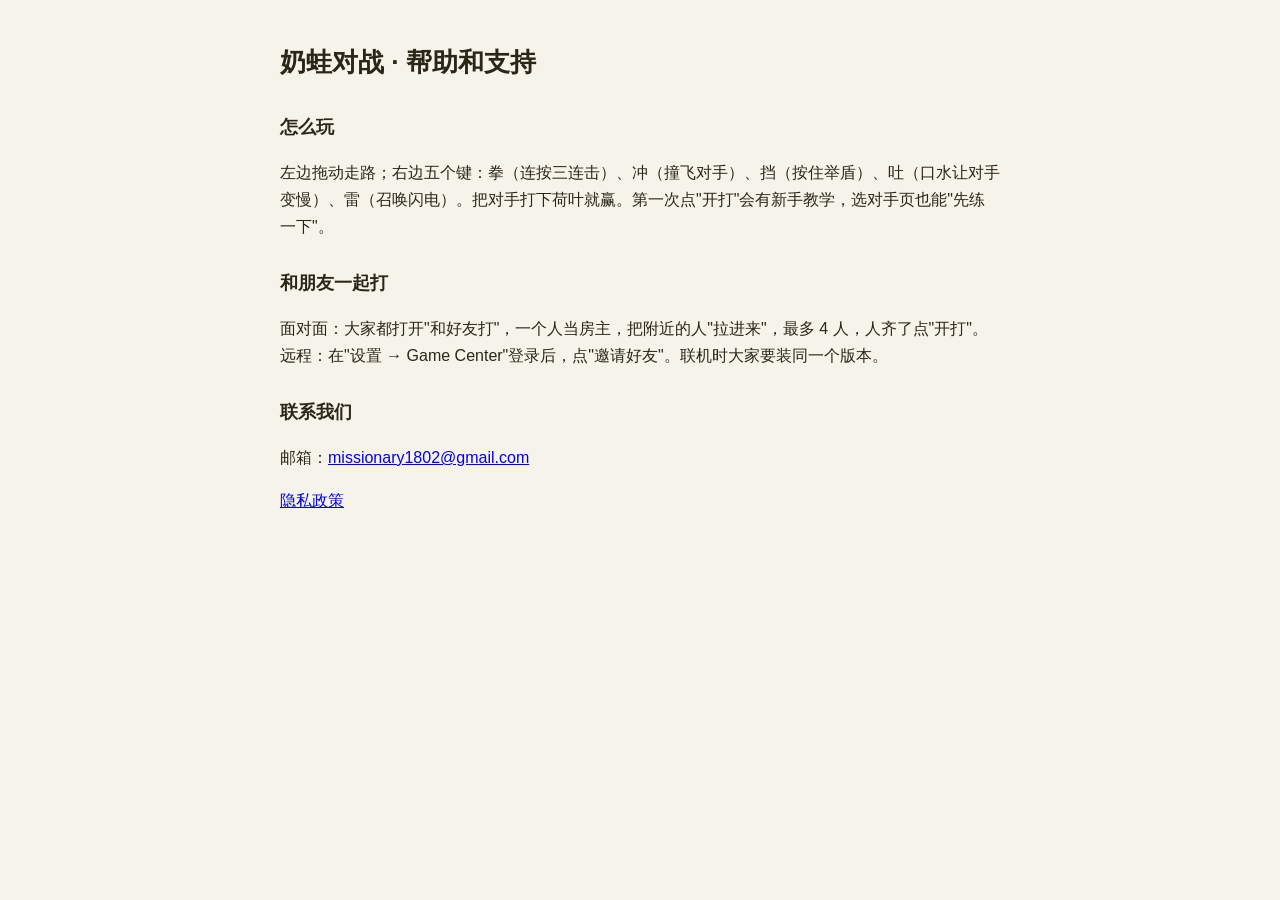
<file: index.html>
<!doctype html><html lang="zh-CN"><head><meta charset="utf-8"><meta http-equiv="refresh" content="0; url=support.html"><title>奶蛙对战</title></head><body><a href="support.html">奶蛙对战 · 支持</a></body></html>
</file>
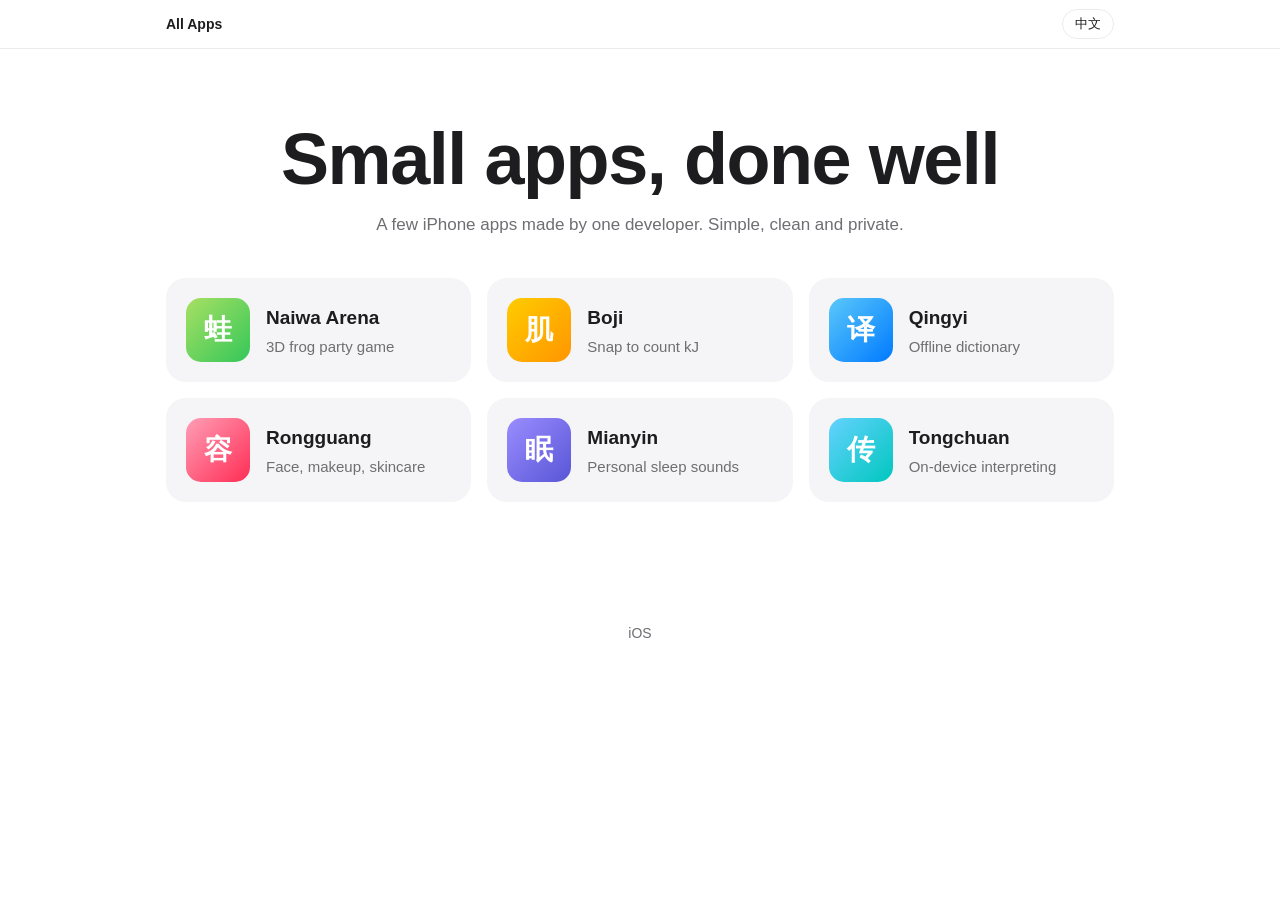
<file: apps/index.html>
<!doctype html>
<html lang="zh-CN" data-lang="zh" data-title-en="All Apps">
<head>
<meta charset="utf-8">
<meta name="viewport" content="width=device-width,initial-scale=1,viewport-fit=cover">
<meta name="description" content="独立开发的 iOS App 合集。">
<meta name="color-scheme" content="light dark">
<title>全部 App</title>
<link rel="stylesheet" href="../assets/site.css">
<script src="../assets/lang.js"></script>
</head>
<body>
<header class="bar"><div class="bar-in">
  <a class="home" href="../apps/"><span lang="zh-CN">全部 App</span><span lang="en">All Apps</span></a>
  <button class="lang" type="button">EN</button>
</div></header>
<main>
<section class="hero wrap">
  <h1><span lang="zh-CN">小而好用的 App</span><span lang="en">Small apps, done well</span></h1>
  <p class="sub"><span lang="zh-CN">一个人做的几款 iPhone App。简单、干净、尊重隐私。</span><span lang="en">A few iPhone apps made by one developer. Simple, clean and private.</span></p>
</section>
<section class="wrap apps">
  <a class="app" href="../naiwa/" style="--accent:#34c759;--accent-2:#a8e063">
    <div class="icon" aria-hidden="true">蛙</div>
    <div><h3><span lang="zh-CN">奶蛙对战</span><span lang="en">Naiwa Arena</span></h3><p><span lang="zh-CN">3D 奶蛙派对游戏</span><span lang="en">3D frog party game</span></p></div>
  </a>
  <a class="app" href="../boji/" style="--accent:#ff9500;--accent-2:#ffcc00">
    <div class="icon" aria-hidden="true">肌</div>
    <div><h3><span lang="zh-CN">薄肌</span><span lang="en">Boji</span></h3><p><span lang="zh-CN">拍照算千焦</span><span lang="en">Snap to count kJ</span></p></div>
  </a>
  <a class="app" href="../qingyi/" style="--accent:#007aff;--accent-2:#5ac8fa">
    <div class="icon" aria-hidden="true">译</div>
    <div><h3><span lang="zh-CN">清译</span><span lang="en">Qingyi</span></h3><p><span lang="zh-CN">离线中英词典</span><span lang="en">Offline dictionary</span></p></div>
  </a>
  <a class="app" href="../rongguang/" style="--accent:#ff2d55;--accent-2:#ff9eb5">
    <div class="icon" aria-hidden="true">容</div>
    <div><h3><span lang="zh-CN">容光</span><span lang="en">Rongguang</span></h3><p><span lang="zh-CN">扫脸试妆护肤</span><span lang="en">Face, makeup, skincare</span></p></div>
  </a>
  <a class="app" href="../mianyin/" style="--accent:#5856d6;--accent-2:#9b8cff">
    <div class="icon" aria-hidden="true">眠</div>
    <div><h3><span lang="zh-CN">眠音</span><span lang="en">Mianyin</span></h3><p><span lang="zh-CN">定制助眠声音</span><span lang="en">Personal sleep sounds</span></p></div>
  </a>
  <a class="app" href="../tongchuan/" style="--accent:#00c7be;--accent-2:#64d2ff">
    <div class="icon" aria-hidden="true">传</div>
    <div><h3><span lang="zh-CN">同传</span><span lang="en">Tongchuan</span></h3><p><span lang="zh-CN">本地中英同传</span><span lang="en">On-device interpreting</span></p></div>
  </a>
</section>
</main>
<footer class="wrap"><div>iOS</div></footer>
</body>
</html>
</file>
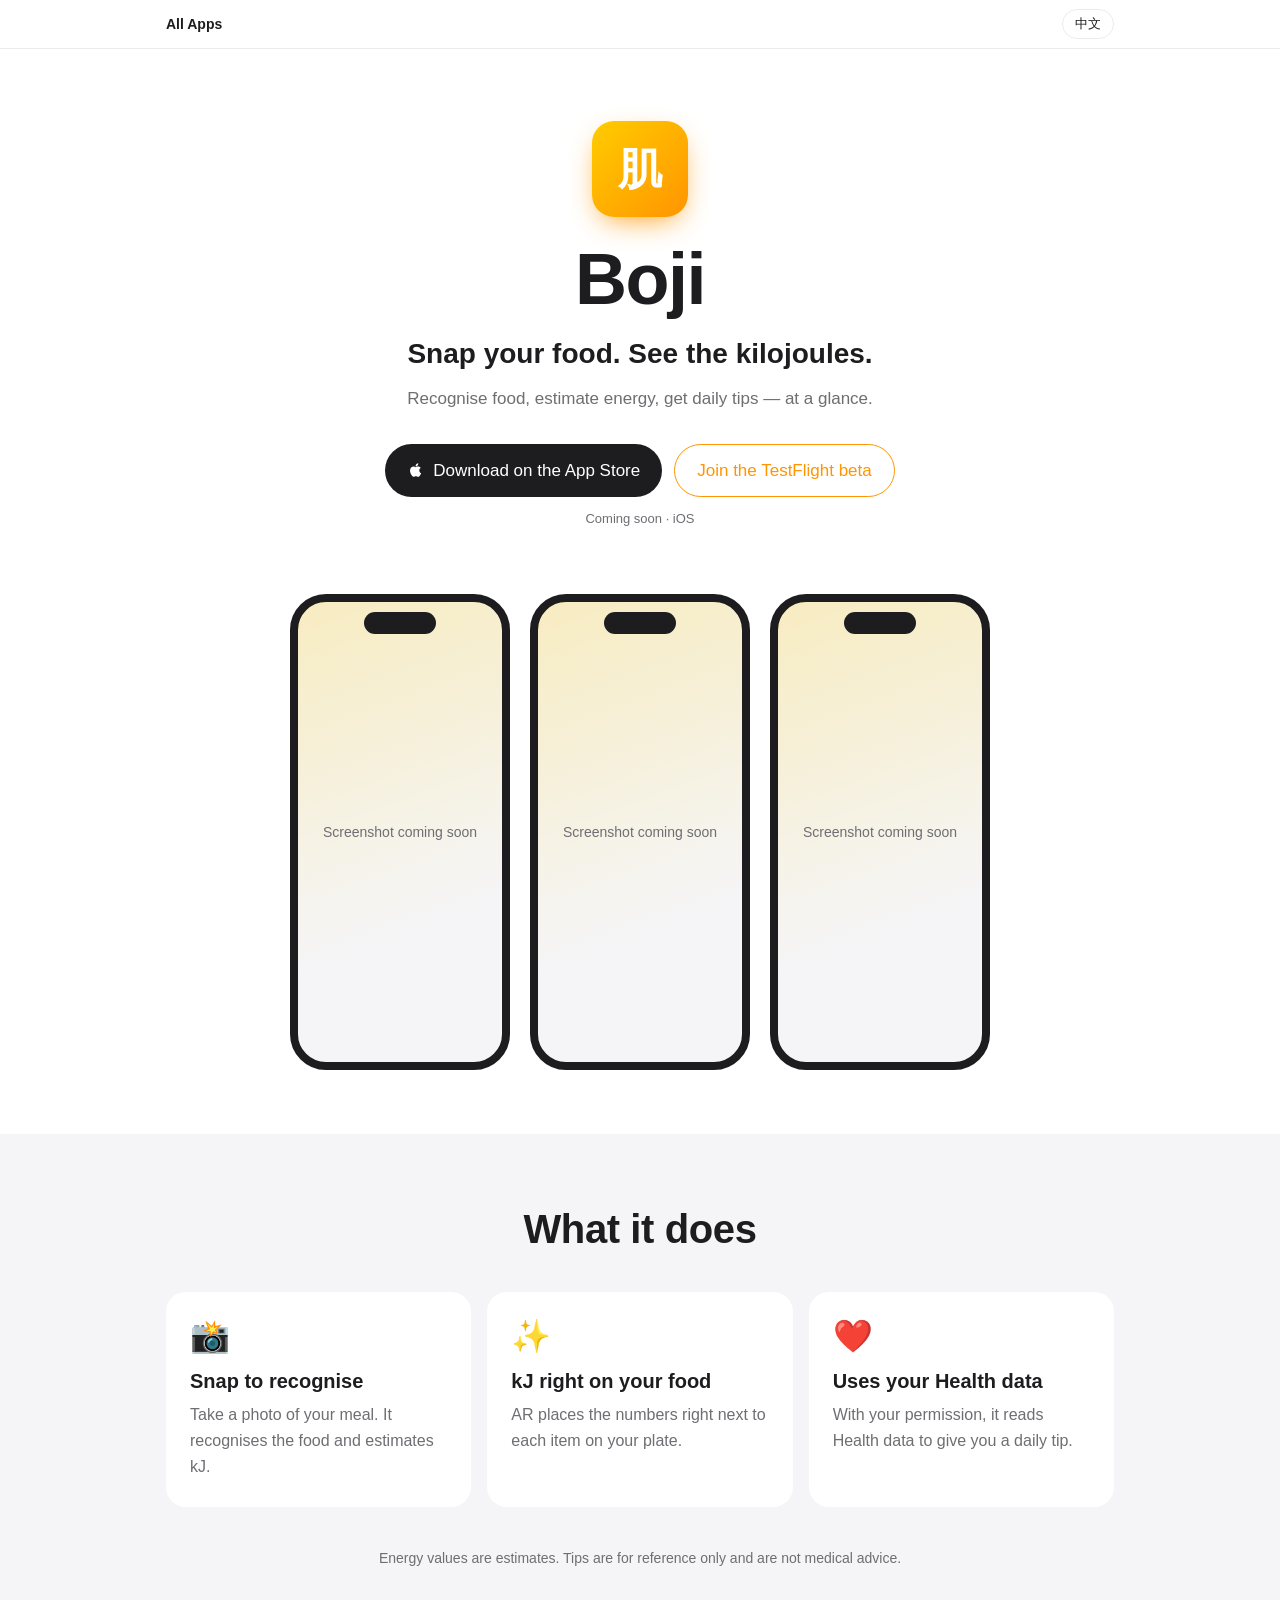
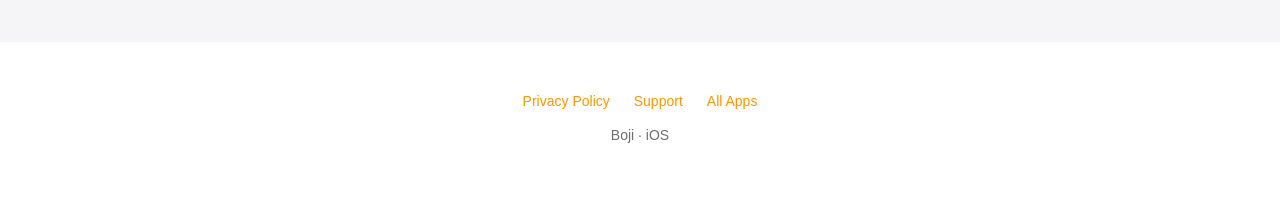
<file: boji/index.html>
<!doctype html>
<html lang="zh-CN" data-lang="zh" data-title-en="Boji" style="--accent:#ff9500;--accent-2:#ffcc00">
<head>
<meta charset="utf-8">
<meta name="viewport" content="width=device-width,initial-scale=1,viewport-fit=cover">
<meta name="description" content="拍一下，就知道这顿饭多少千焦。">
<meta name="color-scheme" content="light dark">
<title>薄肌</title>
<link rel="stylesheet" href="../assets/site.css">
<script src="../assets/lang.js"></script>
</head>
<body>
<header class="bar"><div class="bar-in">
  <a class="home" href="../apps/"><span lang="zh-CN">全部 App</span><span lang="en">All Apps</span></a>
  <button class="lang" type="button">EN</button>
</div></header>
<main>
<section class="hero wrap">
  <div class="icon" aria-hidden="true">肌</div>
  <h1><span lang="zh-CN">薄肌</span><span lang="en">Boji</span></h1>
  <p class="tagline"><span lang="zh-CN">拍一下，就知道这顿饭多少千焦。</span><span lang="en">Snap your food. See the kilojoules.</span></p>
  <p class="sub"><span lang="zh-CN">认食物、算千焦、给建议，让吃饭这件事一眼就明白。</span><span lang="en">Recognise food, estimate energy, get daily tips — at a glance.</span></p>
  <div class="btns">
    <!-- TODO: 上架后换成 App Store 链接 -->
    <a class="btn" href="#" aria-disabled="true"><svg viewBox="0 0 24 24" aria-hidden="true"><path d="M16.37 12.6c-.02-2.3 1.88-3.4 1.96-3.46-1.07-1.56-2.73-1.78-3.32-1.8-1.41-.14-2.76.83-3.47.83-.72 0-1.82-.81-2.99-.79-1.54.02-2.96.9-3.75 2.27-1.6 2.78-.41 6.89 1.15 9.14.76 1.1 1.67 2.34 2.86 2.3 1.15-.05 1.58-.74 2.97-.74 1.38 0 1.77.74 2.98.72 1.23-.02 2.01-1.12 2.76-2.23.87-1.28 1.23-2.52 1.25-2.58-.03-.01-2.39-.92-2.4-3.66zM14.1 5.84c.63-.77 1.06-1.83.94-2.89-.91.04-2.01.61-2.66 1.37-.58.67-1.1 1.76-.96 2.8 1.02.08 2.05-.52 2.68-1.28z"/></svg><span lang="zh-CN">App Store 下载</span><span lang="en">Download on the App Store</span></a>
    <!-- TODO: 换成 TestFlight 公开测试链接 -->
    <a class="btn ghost" href="#" aria-disabled="true"><span lang="zh-CN">加入 TestFlight 测试</span><span lang="en">Join the TestFlight beta</span></a>
  </div>
  <span class="soon"><span lang="zh-CN">即将上线 · iOS</span><span lang="en">Coming soon · iOS</span></span>
</section>

<section class="shots" aria-label="截图">
  <div class="phone" role="img" aria-label="截图占位 1"><span lang="zh-CN">截图即将上线</span><span lang="en">Screenshot coming soon</span></div>
  <div class="phone" role="img" aria-label="截图占位 2"><span lang="zh-CN">截图即将上线</span><span lang="en">Screenshot coming soon</span></div>
  <div class="phone" role="img" aria-label="截图占位 3"><span lang="zh-CN">截图即将上线</span><span lang="en">Screenshot coming soon</span></div>
</section>

<section class="features">
  <div class="wrap">
  <h2><span lang="zh-CN">它能做什么</span><span lang="en">What it does</span></h2>
  <div class="grid">
    <div class="card"><div class="emoji" aria-hidden="true">📸</div><h3><span lang="zh-CN">拍照认食物</span><span lang="en">Snap to recognise</span></h3><p><span lang="zh-CN">对着饭菜拍一张，自动认出是什么，并估算千焦。</span><span lang="en">Take a photo of your meal. It recognises the food and estimates kJ.</span></p></div>
    <div class="card"><div class="emoji" aria-hidden="true">✨</div><h3><span lang="zh-CN">千焦标在食物上</span><span lang="en">kJ right on your food</span></h3><p><span lang="zh-CN">用 AR 把千焦数字直接标在每样食物旁边。</span><span lang="en">AR places the numbers right next to each item on your plate.</span></p></div>
    <div class="card"><div class="emoji" aria-hidden="true">❤️</div><h3><span lang="zh-CN">看懂你的健康数据</span><span lang="en">Uses your Health data</span></h3><p><span lang="zh-CN">经你同意后读取健康数据，每天给你一条贴心建议。</span><span lang="en">With your permission, it reads Health data to give you a daily tip.</span></p></div>
  </div>
  <p class="note"><span lang="zh-CN">千焦是估算值，建议仅供参考，不能代替医生或营养师。</span><span lang="en">Energy values are estimates. Tips are for reference only and are not medical advice.</span></p>
  </div>
</section>
</main>

<footer class="wrap">
  <!-- TODO: 正式隐私/支持页面上线后替换链接 -->
  <nav>
    <a href="#"><span lang="zh-CN">隐私政策</span><span lang="en">Privacy Policy</span></a>
    <a href="#"><span lang="zh-CN">帮助与支持</span><span lang="en">Support</span></a>
    <a href="../apps/"><span lang="zh-CN">全部 App</span><span lang="en">All Apps</span></a>
  </nav>
  <div><span lang="zh-CN">薄肌</span><span lang="en">Boji</span> · iOS</div>
</footer>
</body>
</html>
</file>
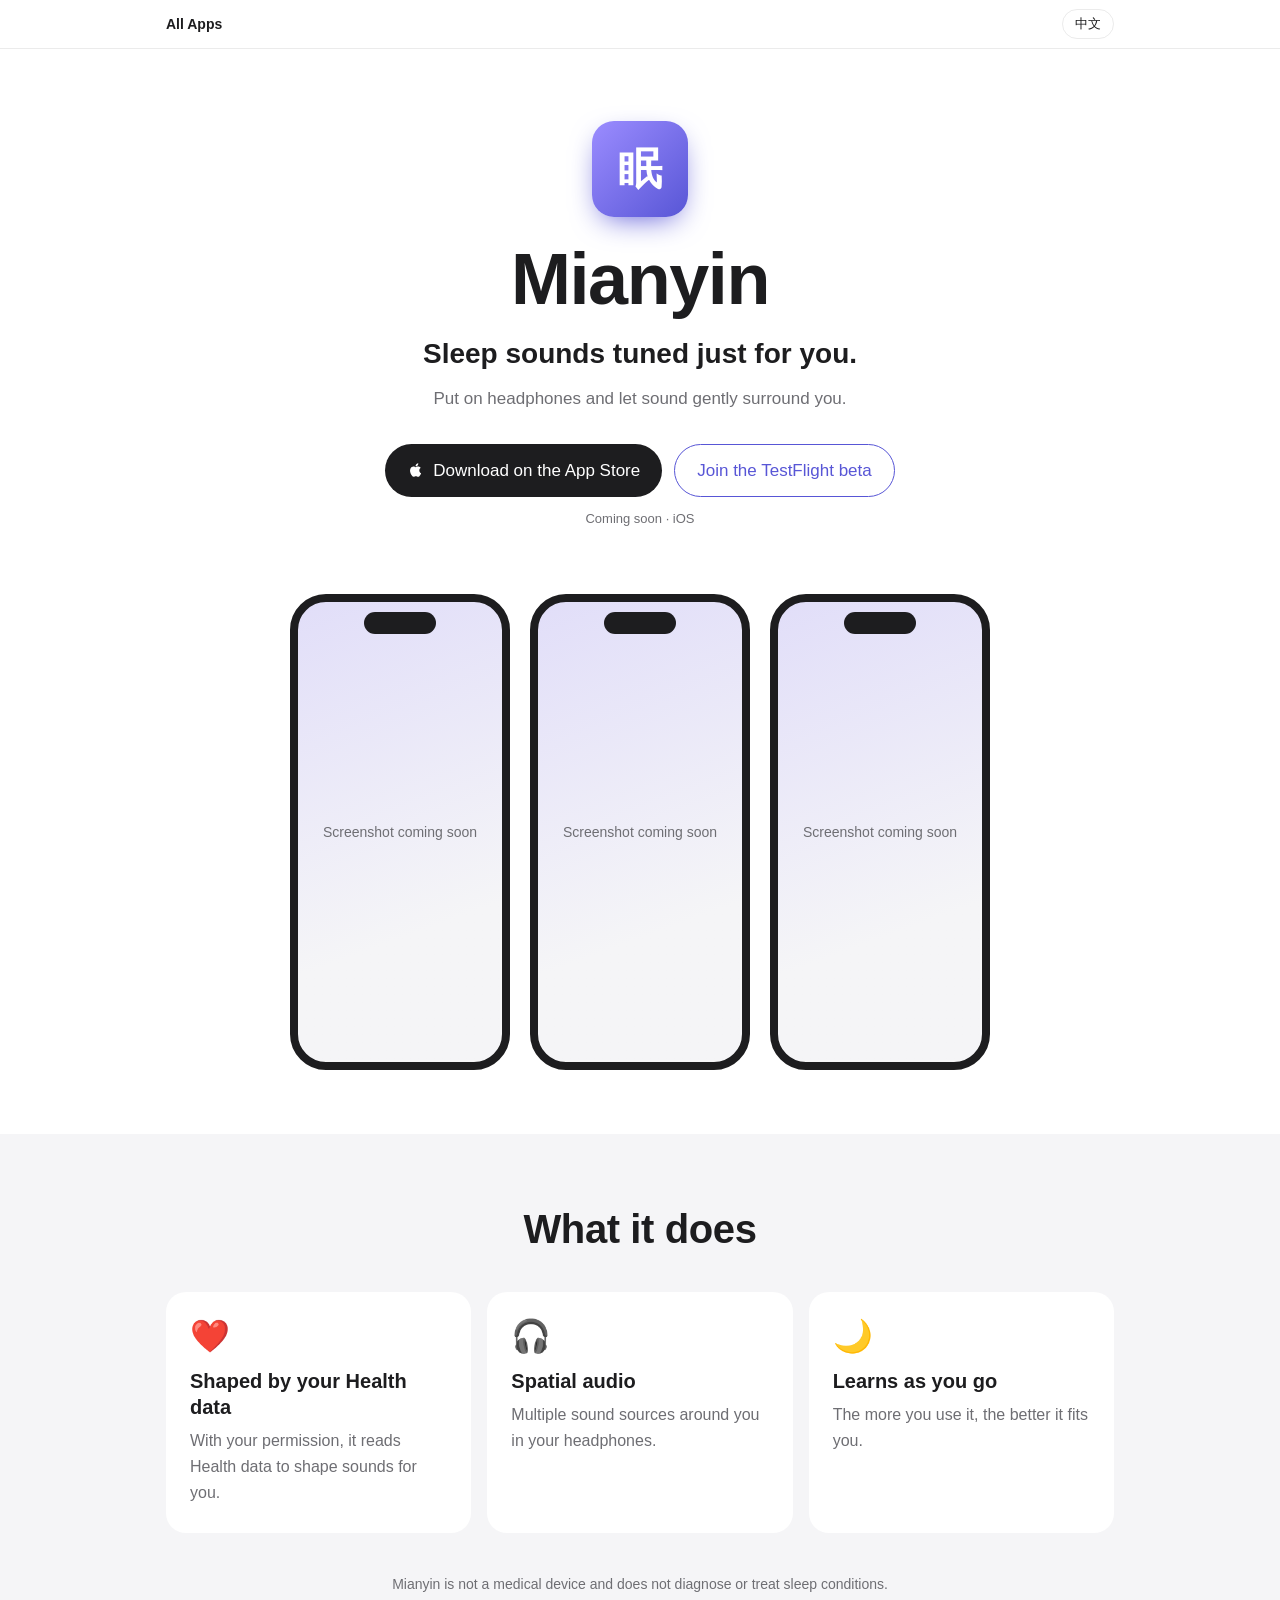
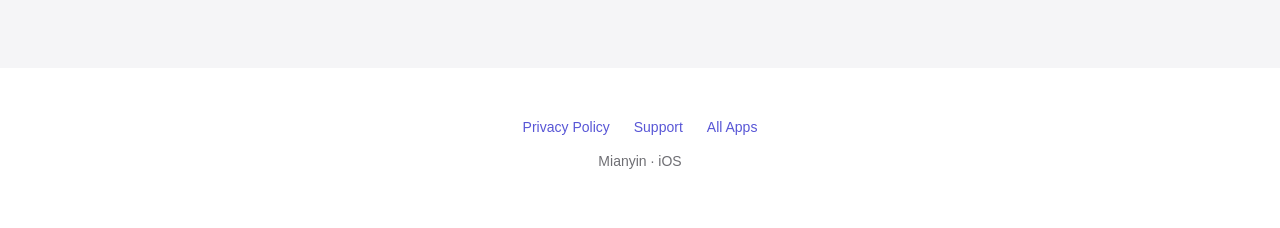
<file: mianyin/index.html>
<!doctype html>
<html lang="zh-CN" data-lang="zh" data-title-en="Mianyin" style="--accent:#5856d6;--accent-2:#9b8cff">
<head>
<meta charset="utf-8">
<meta name="viewport" content="width=device-width,initial-scale=1,viewport-fit=cover">
<meta name="description" content="为你一个人调的助眠声音。">
<meta name="color-scheme" content="light dark">
<title>眠音</title>
<link rel="stylesheet" href="../assets/site.css">
<script src="../assets/lang.js"></script>
</head>
<body>
<header class="bar"><div class="bar-in">
  <a class="home" href="../apps/"><span lang="zh-CN">全部 App</span><span lang="en">All Apps</span></a>
  <button class="lang" type="button">EN</button>
</div></header>
<main>
<section class="hero wrap">
  <div class="icon" aria-hidden="true">眠</div>
  <h1><span lang="zh-CN">眠音</span><span lang="en">Mianyin</span></h1>
  <p class="tagline"><span lang="zh-CN">为你一个人调的助眠声音。</span><span lang="en">Sleep sounds tuned just for you.</span></p>
  <p class="sub"><span lang="zh-CN">戴上耳机，声音从四面八方轻轻包围你。</span><span lang="en">Put on headphones and let sound gently surround you.</span></p>
  <div class="btns">
    <!-- TODO: 上架后换成 App Store 链接 -->
    <a class="btn" href="#" aria-disabled="true"><svg viewBox="0 0 24 24" aria-hidden="true"><path d="M16.37 12.6c-.02-2.3 1.88-3.4 1.96-3.46-1.07-1.56-2.73-1.78-3.32-1.8-1.41-.14-2.76.83-3.47.83-.72 0-1.82-.81-2.99-.79-1.54.02-2.96.9-3.75 2.27-1.6 2.78-.41 6.89 1.15 9.14.76 1.1 1.67 2.34 2.86 2.3 1.15-.05 1.58-.74 2.97-.74 1.38 0 1.77.74 2.98.72 1.23-.02 2.01-1.12 2.76-2.23.87-1.28 1.23-2.52 1.25-2.58-.03-.01-2.39-.92-2.4-3.66zM14.1 5.84c.63-.77 1.06-1.83.94-2.89-.91.04-2.01.61-2.66 1.37-.58.67-1.1 1.76-.96 2.8 1.02.08 2.05-.52 2.68-1.28z"/></svg><span lang="zh-CN">App Store 下载</span><span lang="en">Download on the App Store</span></a>
    <!-- TODO: 换成 TestFlight 公开测试链接 -->
    <a class="btn ghost" href="#" aria-disabled="true"><span lang="zh-CN">加入 TestFlight 测试</span><span lang="en">Join the TestFlight beta</span></a>
  </div>
  <span class="soon"><span lang="zh-CN">即将上线 · iOS</span><span lang="en">Coming soon · iOS</span></span>
</section>

<section class="shots" aria-label="截图">
  <div class="phone" role="img" aria-label="截图占位 1"><span lang="zh-CN">截图即将上线</span><span lang="en">Screenshot coming soon</span></div>
  <div class="phone" role="img" aria-label="截图占位 2"><span lang="zh-CN">截图即将上线</span><span lang="en">Screenshot coming soon</span></div>
  <div class="phone" role="img" aria-label="截图占位 3"><span lang="zh-CN">截图即将上线</span><span lang="en">Screenshot coming soon</span></div>
</section>

<section class="features">
  <div class="wrap">
  <h2><span lang="zh-CN">它能做什么</span><span lang="en">What it does</span></h2>
  <div class="grid">
    <div class="card"><div class="emoji" aria-hidden="true">❤️</div><h3><span lang="zh-CN">按你的健康数据定制</span><span lang="en">Shaped by your Health data</span></h3><p><span lang="zh-CN">经你同意后读取健康数据，调出适合你的助眠声音。</span><span lang="en">With your permission, it reads Health data to shape sounds for you.</span></p></div>
    <div class="card"><div class="emoji" aria-hidden="true">🎧</div><h3><span lang="zh-CN">空间音频</span><span lang="en">Spatial audio</span></h3><p><span lang="zh-CN">耳机里有多个声源，好像真的置身其中。</span><span lang="en">Multiple sound sources around you in your headphones.</span></p></div>
    <div class="card"><div class="emoji" aria-hidden="true">🌙</div><h3><span lang="zh-CN">越用越懂你</span><span lang="en">Learns as you go</span></h3><p><span lang="zh-CN">用得越多，声音越合你的心意。</span><span lang="en">The more you use it, the better it fits you.</span></p></div>
  </div>
  <p class="note"><span lang="zh-CN">眠音不是医疗产品，不能用于诊断或治疗睡眠问题。</span><span lang="en">Mianyin is not a medical device and does not diagnose or treat sleep conditions.</span></p>
  </div>
</section>
</main>

<footer class="wrap">
  <!-- TODO: 正式隐私/支持页面上线后替换链接 -->
  <nav>
    <a href="#"><span lang="zh-CN">隐私政策</span><span lang="en">Privacy Policy</span></a>
    <a href="#"><span lang="zh-CN">帮助与支持</span><span lang="en">Support</span></a>
    <a href="../apps/"><span lang="zh-CN">全部 App</span><span lang="en">All Apps</span></a>
  </nav>
  <div><span lang="zh-CN">眠音</span><span lang="en">Mianyin</span> · iOS</div>
</footer>
</body>
</html>
</file>
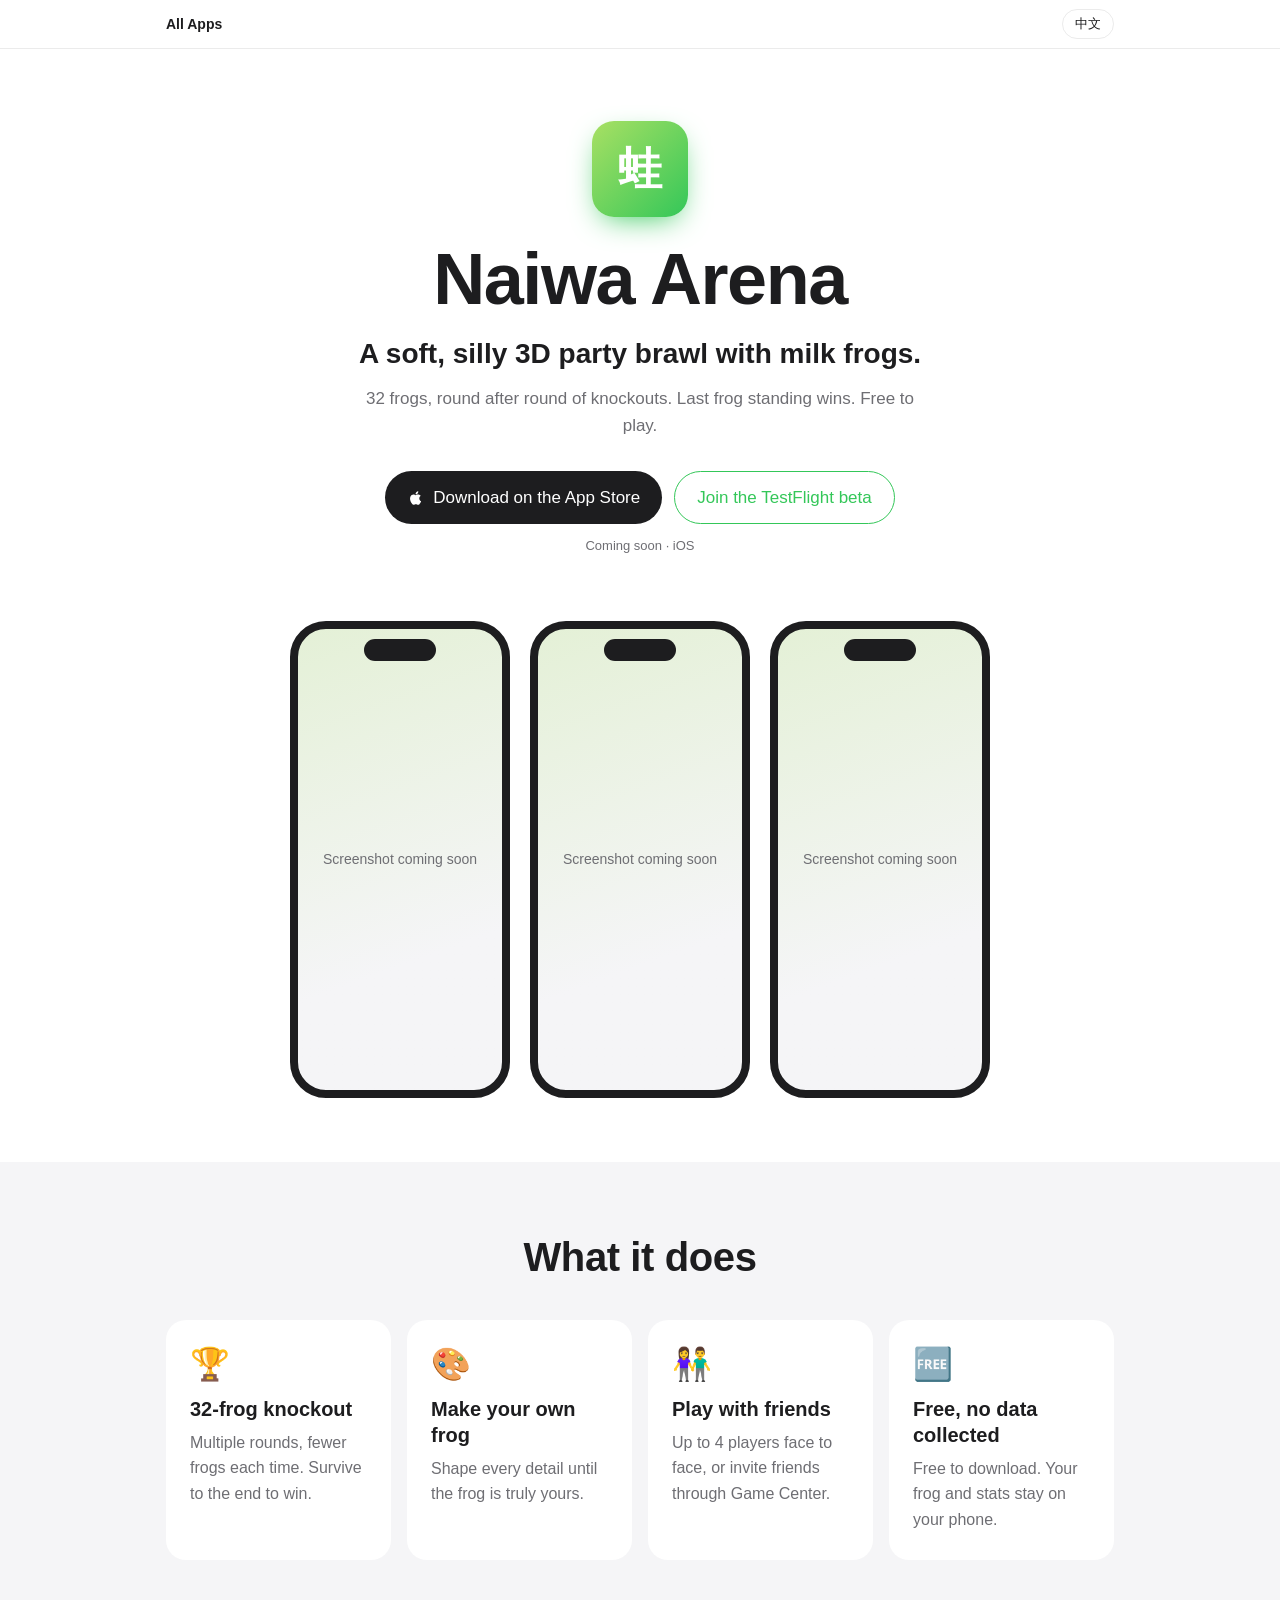
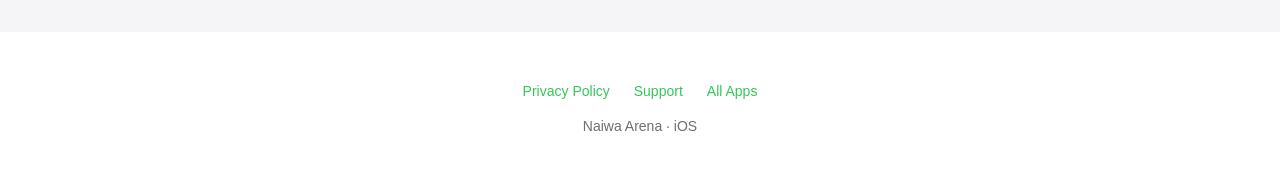
<file: naiwa/index.html>
<!doctype html>
<html lang="zh-CN" data-lang="zh" data-title-en="Naiwa Arena" style="--accent:#34c759;--accent-2:#a8e063">
<head>
<meta charset="utf-8">
<meta name="viewport" content="width=device-width,initial-scale=1,viewport-fit=cover">
<meta name="description" content="软萌奶蛙的 3D 派对大乱斗。">
<meta name="color-scheme" content="light dark">
<title>奶蛙对战</title>
<link rel="stylesheet" href="../assets/site.css">
<script src="../assets/lang.js"></script>
</head>
<body>
<header class="bar"><div class="bar-in">
  <a class="home" href="../apps/"><span lang="zh-CN">全部 App</span><span lang="en">All Apps</span></a>
  <button class="lang" type="button">EN</button>
</div></header>
<main>
<section class="hero wrap">
  <div class="icon" aria-hidden="true">蛙</div>
  <h1><span lang="zh-CN">奶蛙对战</span><span lang="en">Naiwa Arena</span></h1>
  <p class="tagline"><span lang="zh-CN">软萌奶蛙的 3D 派对大乱斗。</span><span lang="en">A soft, silly 3D party brawl with milk frogs.</span></p>
  <p class="sub"><span lang="zh-CN">32 只奶蛙一起上，一轮轮淘汰，看谁能笑到最后。免费玩。</span><span lang="en">32 frogs, round after round of knockouts. Last frog standing wins. Free to play.</span></p>
  <div class="btns">
    <!-- TODO: 上架后换成 App Store 链接 -->
    <a class="btn" href="#" aria-disabled="true"><svg viewBox="0 0 24 24" aria-hidden="true"><path d="M16.37 12.6c-.02-2.3 1.88-3.4 1.96-3.46-1.07-1.56-2.73-1.78-3.32-1.8-1.41-.14-2.76.83-3.47.83-.72 0-1.82-.81-2.99-.79-1.54.02-2.96.9-3.75 2.27-1.6 2.78-.41 6.89 1.15 9.14.76 1.1 1.67 2.34 2.86 2.3 1.15-.05 1.58-.74 2.97-.74 1.38 0 1.77.74 2.98.72 1.23-.02 2.01-1.12 2.76-2.23.87-1.28 1.23-2.52 1.25-2.58-.03-.01-2.39-.92-2.4-3.66zM14.1 5.84c.63-.77 1.06-1.83.94-2.89-.91.04-2.01.61-2.66 1.37-.58.67-1.1 1.76-.96 2.8 1.02.08 2.05-.52 2.68-1.28z"/></svg><span lang="zh-CN">App Store 下载</span><span lang="en">Download on the App Store</span></a>
    <!-- TODO: 换成 TestFlight 公开测试链接 -->
    <a class="btn ghost" href="#" aria-disabled="true"><span lang="zh-CN">加入 TestFlight 测试</span><span lang="en">Join the TestFlight beta</span></a>
  </div>
  <span class="soon"><span lang="zh-CN">即将上线 · iOS</span><span lang="en">Coming soon · iOS</span></span>
</section>

<section class="shots" aria-label="截图">
  <div class="phone" role="img" aria-label="截图占位 1"><span lang="zh-CN">截图即将上线</span><span lang="en">Screenshot coming soon</span></div>
  <div class="phone" role="img" aria-label="截图占位 2"><span lang="zh-CN">截图即将上线</span><span lang="en">Screenshot coming soon</span></div>
  <div class="phone" role="img" aria-label="截图占位 3"><span lang="zh-CN">截图即将上线</span><span lang="en">Screenshot coming soon</span></div>
</section>

<section class="features">
  <div class="wrap">
  <h2><span lang="zh-CN">它能做什么</span><span lang="en">What it does</span></h2>
  <div class="grid">
    <div class="card"><div class="emoji" aria-hidden="true">🏆</div><h3><span lang="zh-CN">32 只奶蛙淘汰闯关</span><span lang="en">32-frog knockout</span></h3><p><span lang="zh-CN">多轮比赛，每轮淘汰一批，坚持到最后就是冠军。</span><span lang="en">Multiple rounds, fewer frogs each time. Survive to the end to win.</span></p></div>
    <div class="card"><div class="emoji" aria-hidden="true">🎨</div><h3><span lang="zh-CN">超细致捏蛙</span><span lang="en">Make your own frog</span></h3><p><span lang="zh-CN">从样子到细节，一点点捏出只属于你的那只奶蛙。</span><span lang="en">Shape every detail until the frog is truly yours.</span></p></div>
    <div class="card"><div class="emoji" aria-hidden="true">👫</div><h3><span lang="zh-CN">和朋友一起打</span><span lang="en">Play with friends</span></h3><p><span lang="zh-CN">面对面最多 4 人直接连；不在身边就用 Game Center 邀请。</span><span lang="en">Up to 4 players face to face, or invite friends through Game Center.</span></p></div>
    <div class="card"><div class="emoji" aria-hidden="true">🆓</div><h3><span lang="zh-CN">免费，不收集数据</span><span lang="en">Free, no data collected</span></h3><p><span lang="zh-CN">免费下载。你的奶蛙和战绩只存在你自己的手机上。</span><span lang="en">Free to download. Your frog and stats stay on your phone.</span></p></div>
  </div>
  </div>
</section>
</main>

<footer class="wrap">
  
  <nav>
    <a href="../privacy.html"><span lang="zh-CN">隐私政策</span><span lang="en">Privacy Policy</span></a>
    <a href="../support.html"><span lang="zh-CN">帮助与支持</span><span lang="en">Support</span></a>
    <a href="../apps/"><span lang="zh-CN">全部 App</span><span lang="en">All Apps</span></a>
  </nav>
  <div><span lang="zh-CN">奶蛙对战</span><span lang="en">Naiwa Arena</span> · iOS</div>
</footer>
</body>
</html>
</file>
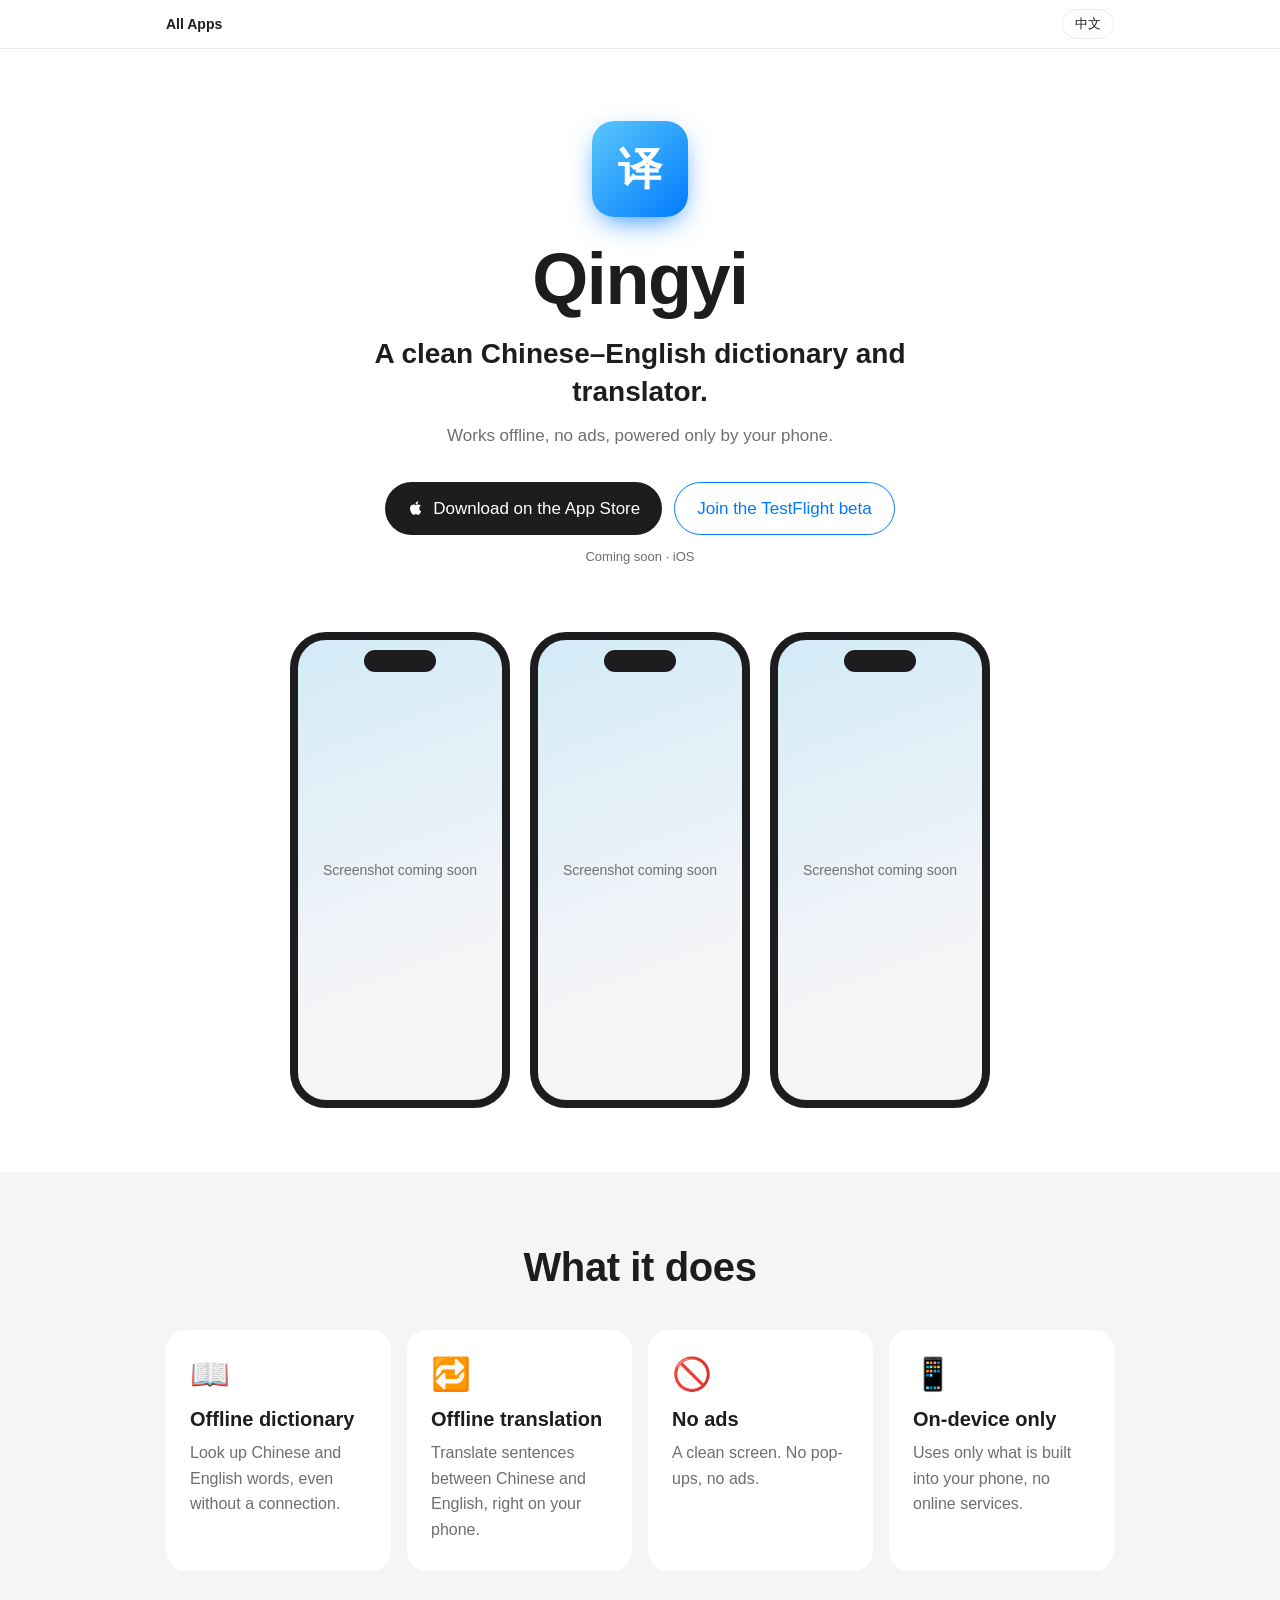
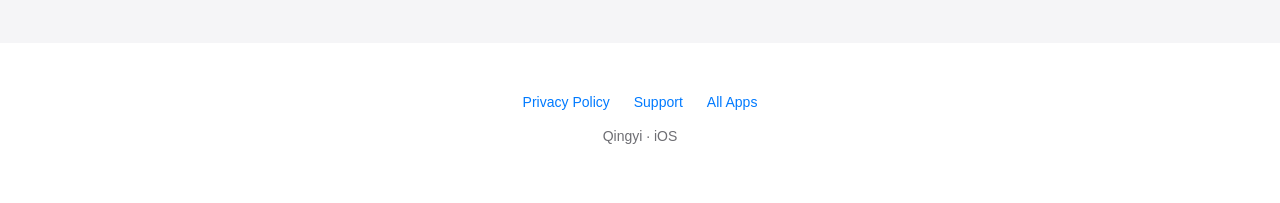
<file: qingyi/index.html>
<!doctype html>
<html lang="zh-CN" data-lang="zh" data-title-en="Qingyi" style="--accent:#007aff;--accent-2:#5ac8fa">
<head>
<meta charset="utf-8">
<meta name="viewport" content="width=device-width,initial-scale=1,viewport-fit=cover">
<meta name="description" content="干干净净的中英词典和翻译。">
<meta name="color-scheme" content="light dark">
<title>清译</title>
<link rel="stylesheet" href="../assets/site.css">
<script src="../assets/lang.js"></script>
</head>
<body>
<header class="bar"><div class="bar-in">
  <a class="home" href="../apps/"><span lang="zh-CN">全部 App</span><span lang="en">All Apps</span></a>
  <button class="lang" type="button">EN</button>
</div></header>
<main>
<section class="hero wrap">
  <div class="icon" aria-hidden="true">译</div>
  <h1><span lang="zh-CN">清译</span><span lang="en">Qingyi</span></h1>
  <p class="tagline"><span lang="zh-CN">干干净净的中英词典和翻译。</span><span lang="en">A clean Chinese–English dictionary and translator.</span></p>
  <p class="sub"><span lang="zh-CN">不联网也能查，没有广告，只用你手机自己的能力。</span><span lang="en">Works offline, no ads, powered only by your phone.</span></p>
  <div class="btns">
    <!-- TODO: 上架后换成 App Store 链接 -->
    <a class="btn" href="#" aria-disabled="true"><svg viewBox="0 0 24 24" aria-hidden="true"><path d="M16.37 12.6c-.02-2.3 1.88-3.4 1.96-3.46-1.07-1.56-2.73-1.78-3.32-1.8-1.41-.14-2.76.83-3.47.83-.72 0-1.82-.81-2.99-.79-1.54.02-2.96.9-3.75 2.27-1.6 2.78-.41 6.89 1.15 9.14.76 1.1 1.67 2.34 2.86 2.3 1.15-.05 1.58-.74 2.97-.74 1.38 0 1.77.74 2.98.72 1.23-.02 2.01-1.12 2.76-2.23.87-1.28 1.23-2.52 1.25-2.58-.03-.01-2.39-.92-2.4-3.66zM14.1 5.84c.63-.77 1.06-1.83.94-2.89-.91.04-2.01.61-2.66 1.37-.58.67-1.1 1.76-.96 2.8 1.02.08 2.05-.52 2.68-1.28z"/></svg><span lang="zh-CN">App Store 下载</span><span lang="en">Download on the App Store</span></a>
    <!-- TODO: 换成 TestFlight 公开测试链接 -->
    <a class="btn ghost" href="#" aria-disabled="true"><span lang="zh-CN">加入 TestFlight 测试</span><span lang="en">Join the TestFlight beta</span></a>
  </div>
  <span class="soon"><span lang="zh-CN">即将上线 · iOS</span><span lang="en">Coming soon · iOS</span></span>
</section>

<section class="shots" aria-label="截图">
  <div class="phone" role="img" aria-label="截图占位 1"><span lang="zh-CN">截图即将上线</span><span lang="en">Screenshot coming soon</span></div>
  <div class="phone" role="img" aria-label="截图占位 2"><span lang="zh-CN">截图即将上线</span><span lang="en">Screenshot coming soon</span></div>
  <div class="phone" role="img" aria-label="截图占位 3"><span lang="zh-CN">截图即将上线</span><span lang="en">Screenshot coming soon</span></div>
</section>

<section class="features">
  <div class="wrap">
  <h2><span lang="zh-CN">它能做什么</span><span lang="en">What it does</span></h2>
  <div class="grid">
    <div class="card"><div class="emoji" aria-hidden="true">📖</div><h3><span lang="zh-CN">离线查词</span><span lang="en">Offline dictionary</span></h3><p><span lang="zh-CN">中英单词随手查，没网也照样用。</span><span lang="en">Look up Chinese and English words, even without a connection.</span></p></div>
    <div class="card"><div class="emoji" aria-hidden="true">🔁</div><h3><span lang="zh-CN">离线翻译</span><span lang="en">Offline translation</span></h3><p><span lang="zh-CN">整句中英互译，在手机本地完成。</span><span lang="en">Translate sentences between Chinese and English, right on your phone.</span></p></div>
    <div class="card"><div class="emoji" aria-hidden="true">🚫</div><h3><span lang="zh-CN">没有广告</span><span lang="en">No ads</span></h3><p><span lang="zh-CN">打开就是干净的界面，没有弹窗，没有广告。</span><span lang="en">A clean screen. No pop-ups, no ads.</span></p></div>
    <div class="card"><div class="emoji" aria-hidden="true">📱</div><h3><span lang="zh-CN">只用本地能力</span><span lang="en">On-device only</span></h3><p><span lang="zh-CN">只用手机自带的能力，不依赖网络服务。</span><span lang="en">Uses only what is built into your phone, no online services.</span></p></div>
  </div>
  </div>
</section>
</main>

<footer class="wrap">
  <!-- TODO: 正式隐私/支持页面上线后替换链接 -->
  <nav>
    <a href="#"><span lang="zh-CN">隐私政策</span><span lang="en">Privacy Policy</span></a>
    <a href="#"><span lang="zh-CN">帮助与支持</span><span lang="en">Support</span></a>
    <a href="../apps/"><span lang="zh-CN">全部 App</span><span lang="en">All Apps</span></a>
  </nav>
  <div><span lang="zh-CN">清译</span><span lang="en">Qingyi</span> · iOS</div>
</footer>
</body>
</html>
</file>
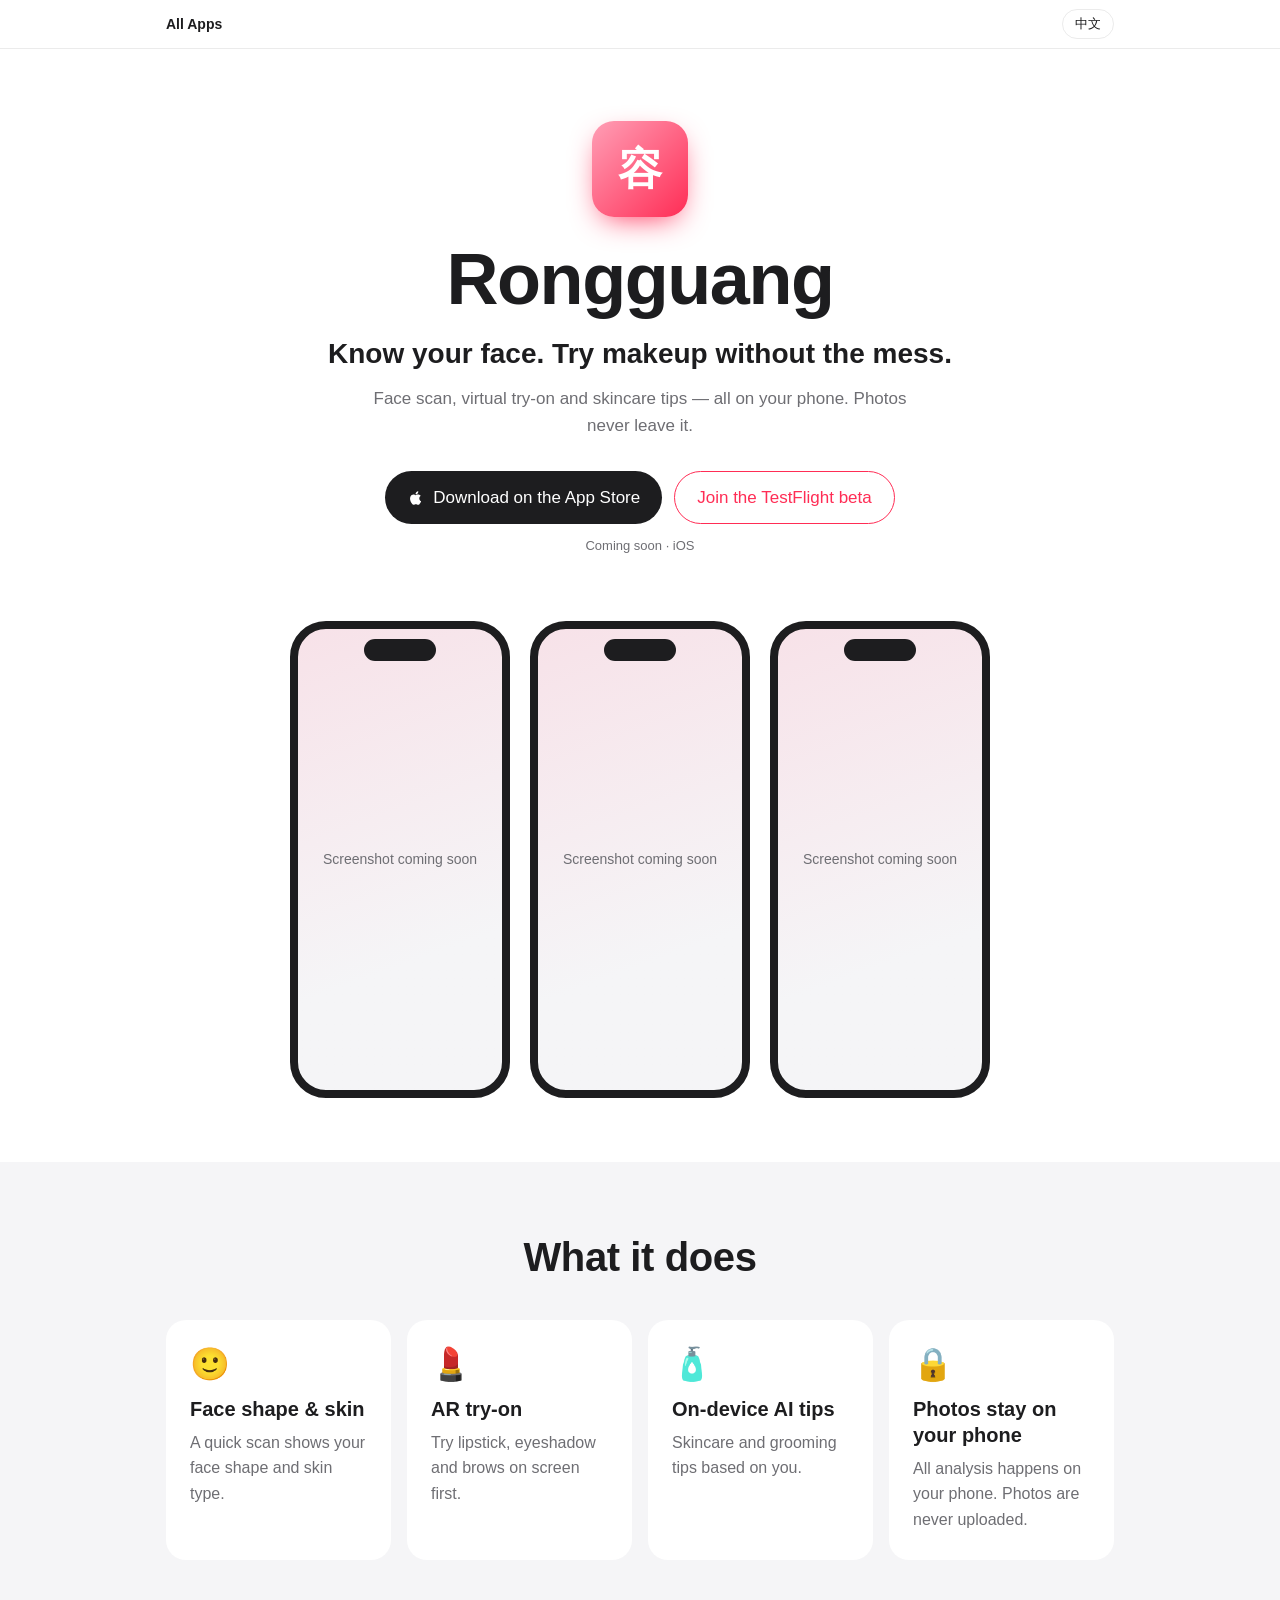
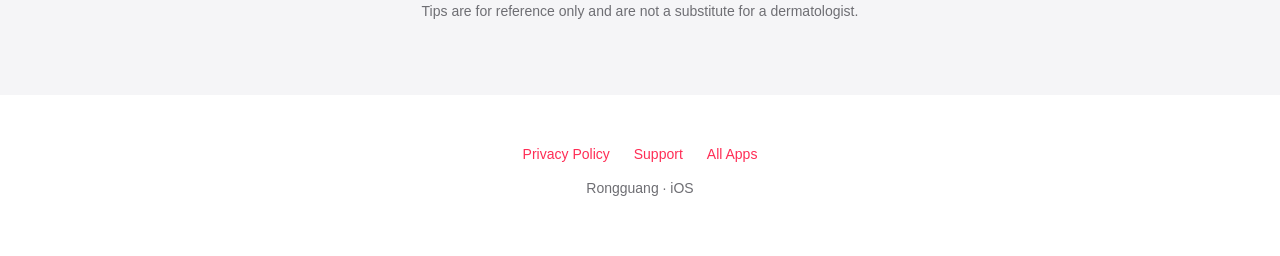
<file: rongguang/index.html>
<!doctype html>
<html lang="zh-CN" data-lang="zh" data-title-en="Rongguang" style="--accent:#ff2d55;--accent-2:#ff9eb5">
<head>
<meta charset="utf-8">
<meta name="viewport" content="width=device-width,initial-scale=1,viewport-fit=cover">
<meta name="description" content="看懂自己的脸，试妆不用真的化。">
<meta name="color-scheme" content="light dark">
<title>容光</title>
<link rel="stylesheet" href="../assets/site.css">
<script src="../assets/lang.js"></script>
</head>
<body>
<header class="bar"><div class="bar-in">
  <a class="home" href="../apps/"><span lang="zh-CN">全部 App</span><span lang="en">All Apps</span></a>
  <button class="lang" type="button">EN</button>
</div></header>
<main>
<section class="hero wrap">
  <div class="icon" aria-hidden="true">容</div>
  <h1><span lang="zh-CN">容光</span><span lang="en">Rongguang</span></h1>
  <p class="tagline"><span lang="zh-CN">看懂自己的脸，试妆不用真的化。</span><span lang="en">Know your face. Try makeup without the mess.</span></p>
  <p class="sub"><span lang="zh-CN">扫脸、试妆、护肤建议，都在手机上完成，照片不出手机。</span><span lang="en">Face scan, virtual try-on and skincare tips — all on your phone. Photos never leave it.</span></p>
  <div class="btns">
    <!-- TODO: 上架后换成 App Store 链接 -->
    <a class="btn" href="#" aria-disabled="true"><svg viewBox="0 0 24 24" aria-hidden="true"><path d="M16.37 12.6c-.02-2.3 1.88-3.4 1.96-3.46-1.07-1.56-2.73-1.78-3.32-1.8-1.41-.14-2.76.83-3.47.83-.72 0-1.82-.81-2.99-.79-1.54.02-2.96.9-3.75 2.27-1.6 2.78-.41 6.89 1.15 9.14.76 1.1 1.67 2.34 2.86 2.3 1.15-.05 1.58-.74 2.97-.74 1.38 0 1.77.74 2.98.72 1.23-.02 2.01-1.12 2.76-2.23.87-1.28 1.23-2.52 1.25-2.58-.03-.01-2.39-.92-2.4-3.66zM14.1 5.84c.63-.77 1.06-1.83.94-2.89-.91.04-2.01.61-2.66 1.37-.58.67-1.1 1.76-.96 2.8 1.02.08 2.05-.52 2.68-1.28z"/></svg><span lang="zh-CN">App Store 下载</span><span lang="en">Download on the App Store</span></a>
    <!-- TODO: 换成 TestFlight 公开测试链接 -->
    <a class="btn ghost" href="#" aria-disabled="true"><span lang="zh-CN">加入 TestFlight 测试</span><span lang="en">Join the TestFlight beta</span></a>
  </div>
  <span class="soon"><span lang="zh-CN">即将上线 · iOS</span><span lang="en">Coming soon · iOS</span></span>
</section>

<section class="shots" aria-label="截图">
  <div class="phone" role="img" aria-label="截图占位 1"><span lang="zh-CN">截图即将上线</span><span lang="en">Screenshot coming soon</span></div>
  <div class="phone" role="img" aria-label="截图占位 2"><span lang="zh-CN">截图即将上线</span><span lang="en">Screenshot coming soon</span></div>
  <div class="phone" role="img" aria-label="截图占位 3"><span lang="zh-CN">截图即将上线</span><span lang="en">Screenshot coming soon</span></div>
</section>

<section class="features">
  <div class="wrap">
  <h2><span lang="zh-CN">它能做什么</span><span lang="en">What it does</span></h2>
  <div class="grid">
    <div class="card"><div class="emoji" aria-hidden="true">🙂</div><h3><span lang="zh-CN">扫脸看脸型和肤质</span><span lang="en">Face shape & skin</span></h3><p><span lang="zh-CN">扫一下脸，看看自己是什么脸型、什么肤质。</span><span lang="en">A quick scan shows your face shape and skin type.</span></p></div>
    <div class="card"><div class="emoji" aria-hidden="true">💄</div><h3><span lang="zh-CN">AR 试妆</span><span lang="en">AR try-on</span></h3><p><span lang="zh-CN">口红、眼影、眉毛，先在屏幕上试一试。</span><span lang="en">Try lipstick, eyeshadow and brows on screen first.</span></p></div>
    <div class="card"><div class="emoji" aria-hidden="true">🧴</div><h3><span lang="zh-CN">本地 AI 建议</span><span lang="en">On-device AI tips</span></h3><p><span lang="zh-CN">根据你的情况，给出护肤和理容的小建议。</span><span lang="en">Skincare and grooming tips based on you.</span></p></div>
    <div class="card"><div class="emoji" aria-hidden="true">🔒</div><h3><span lang="zh-CN">照片不出手机</span><span lang="en">Photos stay on your phone</span></h3><p><span lang="zh-CN">分析全在手机本地完成，照片不会上传。</span><span lang="en">All analysis happens on your phone. Photos are never uploaded.</span></p></div>
  </div>
  <p class="note"><span lang="zh-CN">建议仅供参考，不能代替皮肤科医生。</span><span lang="en">Tips are for reference only and are not a substitute for a dermatologist.</span></p>
  </div>
</section>
</main>

<footer class="wrap">
  <!-- TODO: 正式隐私/支持页面上线后替换链接 -->
  <nav>
    <a href="#"><span lang="zh-CN">隐私政策</span><span lang="en">Privacy Policy</span></a>
    <a href="#"><span lang="zh-CN">帮助与支持</span><span lang="en">Support</span></a>
    <a href="../apps/"><span lang="zh-CN">全部 App</span><span lang="en">All Apps</span></a>
  </nav>
  <div><span lang="zh-CN">容光</span><span lang="en">Rongguang</span> · iOS</div>
</footer>
</body>
</html>
</file>
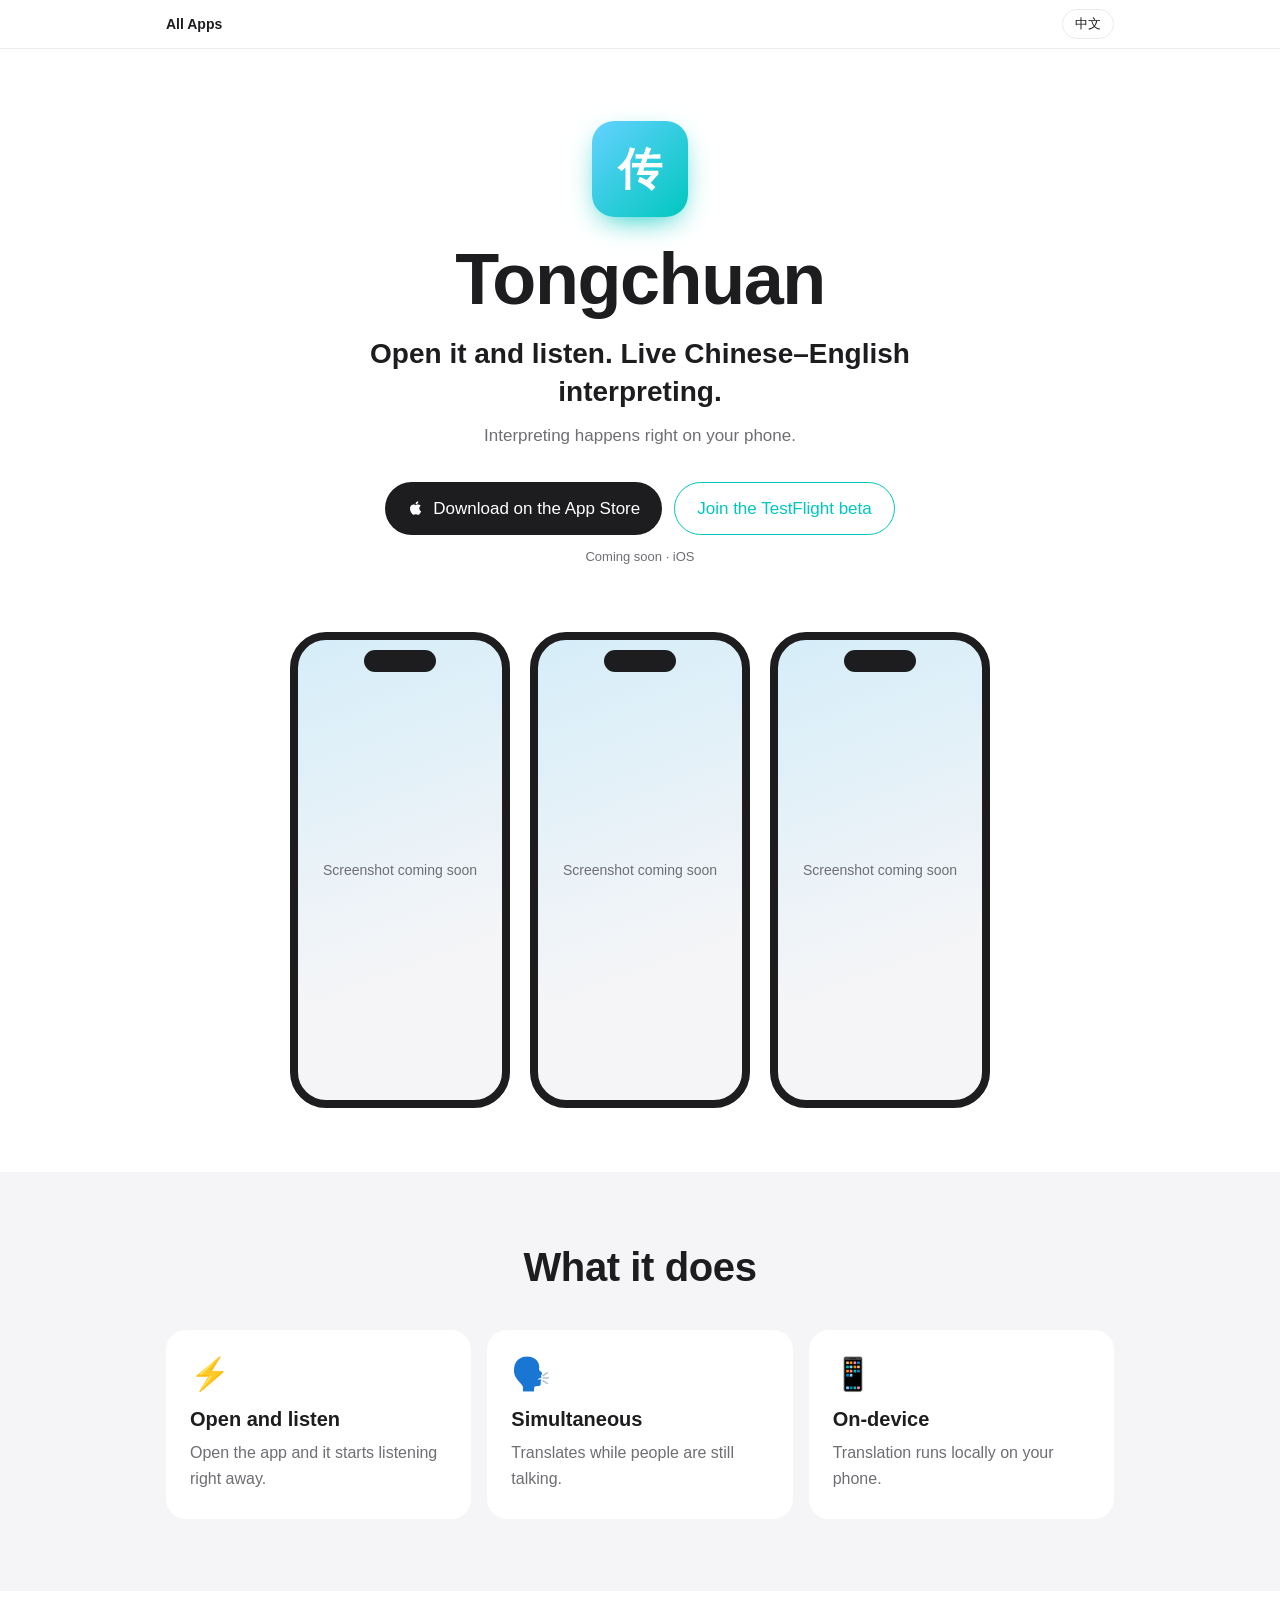
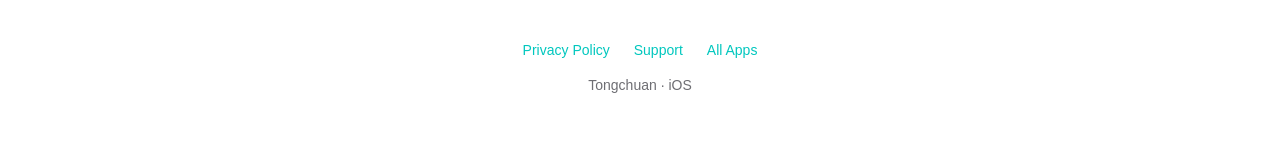
<file: tongchuan/index.html>
<!doctype html>
<html lang="zh-CN" data-lang="zh" data-title-en="Tongchuan" style="--accent:#00c7be;--accent-2:#64d2ff">
<head>
<meta charset="utf-8">
<meta name="viewport" content="width=device-width,initial-scale=1,viewport-fit=cover">
<meta name="description" content="打开就听，中英同声传译。">
<meta name="color-scheme" content="light dark">
<title>同传</title>
<link rel="stylesheet" href="../assets/site.css">
<script src="../assets/lang.js"></script>
</head>
<body>
<header class="bar"><div class="bar-in">
  <a class="home" href="../apps/"><span lang="zh-CN">全部 App</span><span lang="en">All Apps</span></a>
  <button class="lang" type="button">EN</button>
</div></header>
<main>
<section class="hero wrap">
  <div class="icon" aria-hidden="true">传</div>
  <h1><span lang="zh-CN">同传</span><span lang="en">Tongchuan</span></h1>
  <p class="tagline"><span lang="zh-CN">打开就听，中英同声传译。</span><span lang="en">Open it and listen. Live Chinese–English interpreting.</span></p>
  <p class="sub"><span lang="zh-CN">翻译在你的手机本地完成。</span><span lang="en">Interpreting happens right on your phone.</span></p>
  <div class="btns">
    <!-- TODO: 上架后换成 App Store 链接 -->
    <a class="btn" href="#" aria-disabled="true"><svg viewBox="0 0 24 24" aria-hidden="true"><path d="M16.37 12.6c-.02-2.3 1.88-3.4 1.96-3.46-1.07-1.56-2.73-1.78-3.32-1.8-1.41-.14-2.76.83-3.47.83-.72 0-1.82-.81-2.99-.79-1.54.02-2.96.9-3.75 2.27-1.6 2.78-.41 6.89 1.15 9.14.76 1.1 1.67 2.34 2.86 2.3 1.15-.05 1.58-.74 2.97-.74 1.38 0 1.77.74 2.98.72 1.23-.02 2.01-1.12 2.76-2.23.87-1.28 1.23-2.52 1.25-2.58-.03-.01-2.39-.92-2.4-3.66zM14.1 5.84c.63-.77 1.06-1.83.94-2.89-.91.04-2.01.61-2.66 1.37-.58.67-1.1 1.76-.96 2.8 1.02.08 2.05-.52 2.68-1.28z"/></svg><span lang="zh-CN">App Store 下载</span><span lang="en">Download on the App Store</span></a>
    <!-- TODO: 换成 TestFlight 公开测试链接 -->
    <a class="btn ghost" href="#" aria-disabled="true"><span lang="zh-CN">加入 TestFlight 测试</span><span lang="en">Join the TestFlight beta</span></a>
  </div>
  <span class="soon"><span lang="zh-CN">即将上线 · iOS</span><span lang="en">Coming soon · iOS</span></span>
</section>

<section class="shots" aria-label="截图">
  <div class="phone" role="img" aria-label="截图占位 1"><span lang="zh-CN">截图即将上线</span><span lang="en">Screenshot coming soon</span></div>
  <div class="phone" role="img" aria-label="截图占位 2"><span lang="zh-CN">截图即将上线</span><span lang="en">Screenshot coming soon</span></div>
  <div class="phone" role="img" aria-label="截图占位 3"><span lang="zh-CN">截图即将上线</span><span lang="en">Screenshot coming soon</span></div>
</section>

<section class="features">
  <div class="wrap">
  <h2><span lang="zh-CN">它能做什么</span><span lang="en">What it does</span></h2>
  <div class="grid">
    <div class="card"><div class="emoji" aria-hidden="true">⚡️</div><h3><span lang="zh-CN">打开就听</span><span lang="en">Open and listen</span></h3><p><span lang="zh-CN">打开 App 就开始听，马上出翻译。</span><span lang="en">Open the app and it starts listening right away.</span></p></div>
    <div class="card"><div class="emoji" aria-hidden="true">🗣️</div><h3><span lang="zh-CN">同声传译</span><span lang="en">Simultaneous</span></h3><p><span lang="zh-CN">对方一边说，一边就给你翻出来。</span><span lang="en">Translates while people are still talking.</span></p></div>
    <div class="card"><div class="emoji" aria-hidden="true">📱</div><h3><span lang="zh-CN">手机本地完成</span><span lang="en">On-device</span></h3><p><span lang="zh-CN">翻译在手机本地进行。</span><span lang="en">Translation runs locally on your phone.</span></p></div>
  </div>
  </div>
</section>
</main>

<footer class="wrap">
  <!-- TODO: 正式隐私/支持页面上线后替换链接 -->
  <nav>
    <a href="#"><span lang="zh-CN">隐私政策</span><span lang="en">Privacy Policy</span></a>
    <a href="#"><span lang="zh-CN">帮助与支持</span><span lang="en">Support</span></a>
    <a href="../apps/"><span lang="zh-CN">全部 App</span><span lang="en">All Apps</span></a>
  </nav>
  <div><span lang="zh-CN">同传</span><span lang="en">Tongchuan</span> · iOS</div>
</footer>
</body>
</html>
</file>
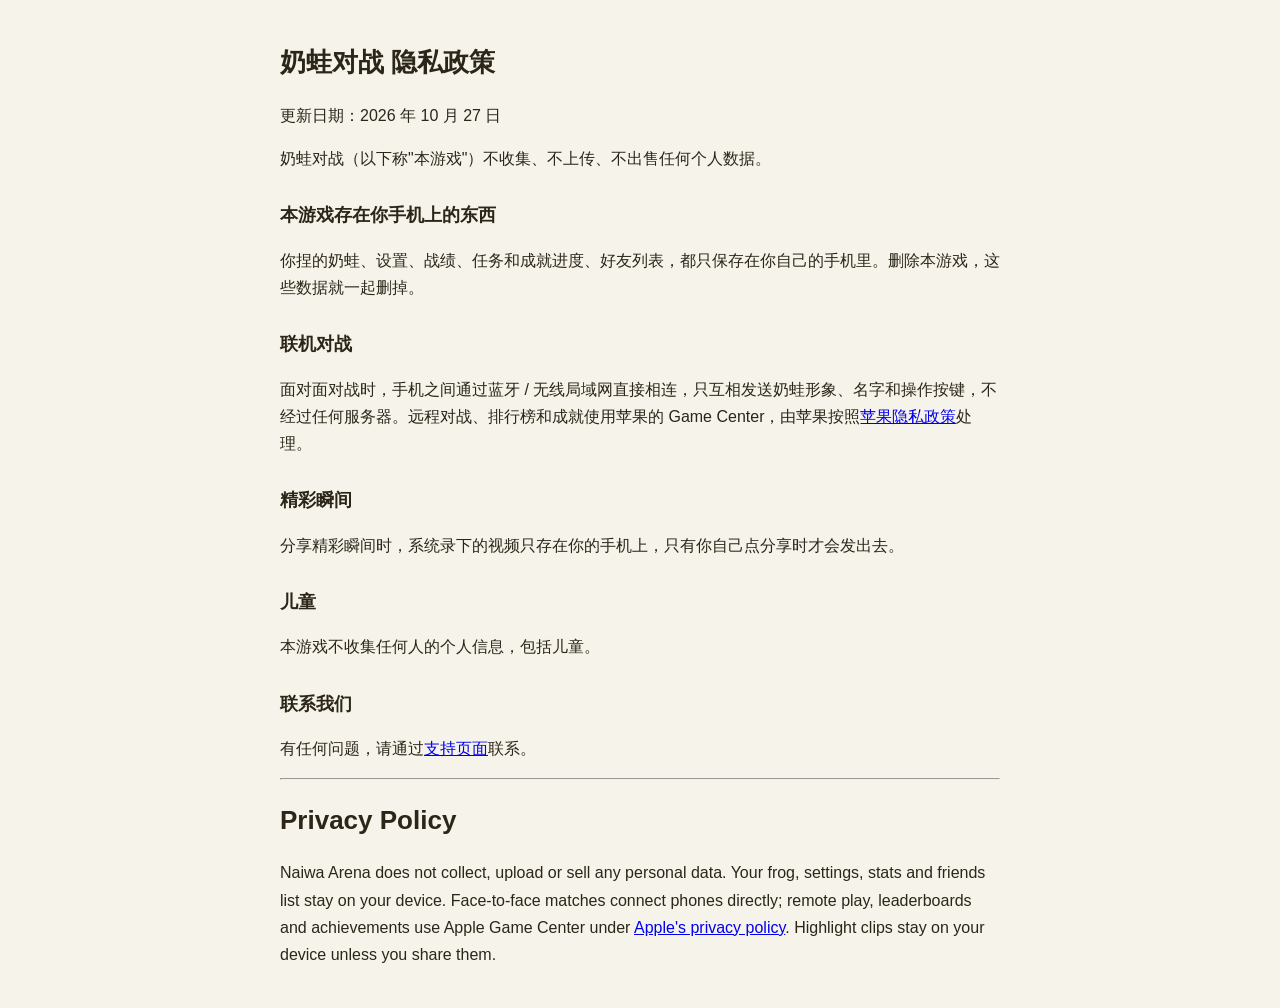
<file: privacy.html>
<!doctype html>
<html lang="zh-CN"><head><meta charset="utf-8"><meta name="viewport" content="width=device-width,initial-scale=1">
<title>奶蛙对战 · 隐私政策</title>
<style>body{font:16px/1.7 -apple-system,"PingFang SC",sans-serif;max-width:720px;margin:40px auto;padding:0 20px;color:#2b2618;background:#f6f3ea}h1{font-size:26px}h2{font-size:18px;margin-top:28px}</style></head>
<body>
<h1>奶蛙对战 隐私政策</h1>
<p>更新日期：2026 年 10 月 27 日</p>
<p>奶蛙对战（以下称"本游戏"）不收集、不上传、不出售任何个人数据。</p>
<h2>本游戏存在你手机上的东西</h2>
<p>你捏的奶蛙、设置、战绩、任务和成就进度、好友列表，都只保存在你自己的手机里。删除本游戏，这些数据就一起删掉。</p>
<h2>联机对战</h2>
<p>面对面对战时，手机之间通过蓝牙 / 无线局域网直接相连，只互相发送奶蛙形象、名字和操作按键，不经过任何服务器。远程对战、排行榜和成就使用苹果的 Game Center，由苹果按照<a href="https://www.apple.com/legal/privacy/">苹果隐私政策</a>处理。</p>
<h2>精彩瞬间</h2>
<p>分享精彩瞬间时，系统录下的视频只存在你的手机上，只有你自己点分享时才会发出去。</p>
<h2>儿童</h2>
<p>本游戏不收集任何人的个人信息，包括儿童。</p>
<h2>联系我们</h2>
<p>有任何问题，请通过<a href="support.html">支持页面</a>联系。</p>
<hr>
<h1>Privacy Policy</h1>
<p>Naiwa Arena does not collect, upload or sell any personal data. Your frog, settings, stats and friends list stay on your device. Face-to-face matches connect phones directly; remote play, leaderboards and achievements use Apple Game Center under <a href="https://www.apple.com/legal/privacy/">Apple's privacy policy</a>. Highlight clips stay on your device unless you share them.</p>
</body></html>
</file>
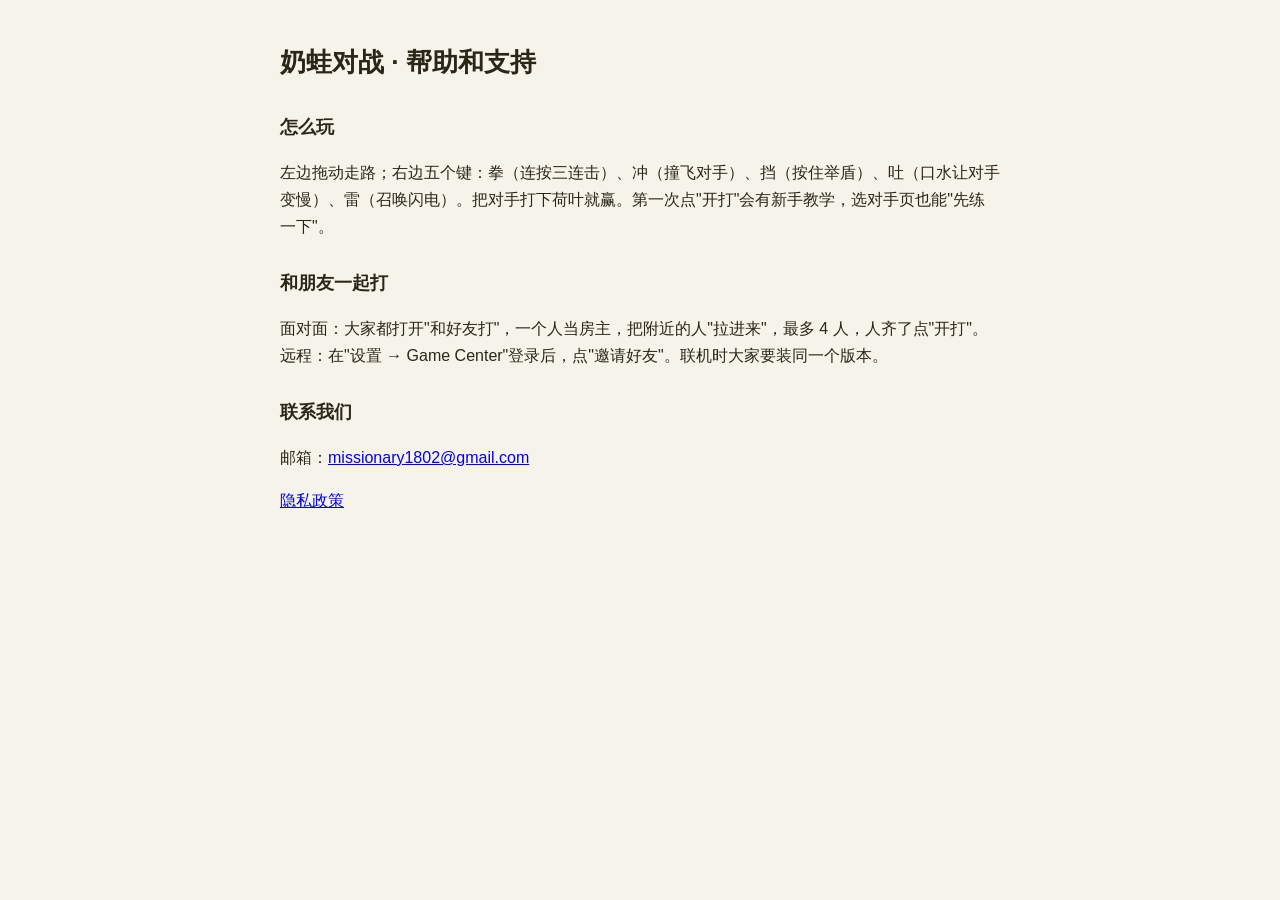
<file: support.html>
<!doctype html>
<html lang="zh-CN"><head><meta charset="utf-8"><meta name="viewport" content="width=device-width,initial-scale=1">
<title>奶蛙对战 · 支持</title>
<style>body{font:16px/1.7 -apple-system,"PingFang SC",sans-serif;max-width:720px;margin:40px auto;padding:0 20px;color:#2b2618;background:#f6f3ea}h1{font-size:26px}h2{font-size:18px;margin-top:28px}</style></head>
<body>
<h1>奶蛙对战 · 帮助和支持</h1>
<h2>怎么玩</h2>
<p>左边拖动走路；右边五个键：拳（连按三连击）、冲（撞飞对手）、挡（按住举盾）、吐（口水让对手变慢）、雷（召唤闪电）。把对手打下荷叶就赢。第一次点"开打"会有新手教学，选对手页也能"先练一下"。</p>
<h2>和朋友一起打</h2>
<p>面对面：大家都打开"和好友打"，一个人当房主，把附近的人"拉进来"，最多 4 人，人齐了点"开打"。远程：在"设置 → Game Center"登录后，点"邀请好友"。联机时大家要装同一个版本。</p>
<h2>联系我们</h2>
<p>邮箱：<a href="mailto:missionary1802@gmail.com">missionary1802@gmail.com</a></p>
<p><a href="privacy.html">隐私政策</a></p>
</body></html>
</file>
<file: assets/site.css>
/* 共享样式：苹果风、深浅色自动适配、无外部资源 */
:root {
  --bg: #ffffff;
  --bg-alt: #f5f5f7;
  --card: #ffffff;
  --text: #1d1d1f;
  --text-2: #6e6e73;
  --line: rgba(0, 0, 0, .08);
  --bar: rgba(255, 255, 255, .72);
  --btn: #1d1d1f;
  --btn-text: #ffffff;
  --accent: #0071e3;
  --accent-2: #5ac8fa;
  color-scheme: light dark;
}
@media (prefers-color-scheme: dark) {
  :root {
    --bg: #000000;
    --bg-alt: #101012;
    --card: #1c1c1e;
    --text: #f5f5f7;
    --text-2: #a1a1a6;
    --line: rgba(255, 255, 255, .12);
    --bar: rgba(22, 22, 23, .72);
    --btn: #f5f5f7;
    --btn-text: #1d1d1f;
  }
}

* { box-sizing: border-box; }
html { -webkit-text-size-adjust: 100%; }
body {
  margin: 0;
  background: var(--bg);
  color: var(--text);
  font: 17px/1.6 -apple-system, BlinkMacSystemFont, "SF Pro Text", "PingFang SC", "Helvetica Neue", "Hiragino Sans GB", "Microsoft YaHei", sans-serif;
  -webkit-font-smoothing: antialiased;
}
a { color: var(--accent); text-decoration: none; }
a:hover { text-decoration: underline; }

/* 中英切换：没有 JS 时默认显示中文 */
html[data-lang="zh"] [lang="en"]:not(html),
html[data-lang="en"] [lang="zh-CN"]:not(html) { display: none !important; }

/* 顶栏 */
.bar {
  position: sticky; top: 0; z-index: 10;
  background: var(--bar);
  -webkit-backdrop-filter: saturate(180%) blur(20px);
  backdrop-filter: saturate(180%) blur(20px);
  border-bottom: 1px solid var(--line);
}
.bar-in {
  max-width: 980px; margin: 0 auto; padding: 0 16px;
  height: 48px; display: flex; align-items: center; justify-content: space-between;
  font-size: 14px;
}
.bar a { color: var(--text); }
.bar .home { font-weight: 600; }
.lang {
  font: inherit; font-size: 13px; color: var(--text);
  background: transparent; border: 1px solid var(--line);
  border-radius: 999px; padding: 4px 12px; cursor: pointer;
}

.wrap { max-width: 980px; margin: 0 auto; padding: 0 16px; }

/* 首屏 */
.hero { text-align: center; padding: 72px 16px 40px; }
.icon {
  width: 96px; height: 96px; margin: 0 auto 24px;
  border-radius: 22px;
  background: linear-gradient(135deg, var(--accent-2), var(--accent));
  display: flex; align-items: center; justify-content: center;
  color: #fff; font-size: 44px; font-weight: 600;
  box-shadow: 0 10px 30px -10px var(--accent);
}
.hero h1 {
  margin: 0; font-size: clamp(40px, 9vw, 72px); line-height: 1.08;
  letter-spacing: -.02em; font-weight: 700;
}
.hero .tagline {
  margin: 16px auto 0; max-width: 640px;
  font-size: clamp(21px, 4vw, 28px); line-height: 1.35; font-weight: 600;
  color: var(--text);
}
.hero .sub { margin: 12px auto 0; max-width: 560px; color: var(--text-2); font-size: 17px; }

.btns { margin-top: 32px; display: flex; gap: 12px; justify-content: center; flex-wrap: wrap; }
.btn {
  display: inline-flex; align-items: center; gap: 8px;
  padding: 12px 22px; border-radius: 999px;
  font-size: 17px; font-weight: 500;
  background: var(--btn); color: var(--btn-text);
}
.btn:hover { text-decoration: none; opacity: .88; }
.btn.ghost { background: transparent; color: var(--accent); border: 1px solid currentColor; }
.btn svg { width: 18px; height: 18px; fill: currentColor; }
.soon { display: block; margin-top: 12px; font-size: 13px; color: var(--text-2); }

/* 截图占位 */
.shots {
  display: flex; gap: 20px; justify-content: center;
  padding: 24px 16px 64px; overflow-x: auto; scroll-snap-type: x mandatory;
  -webkit-overflow-scrolling: touch;
}
.phone {
  flex: 0 0 auto; width: 220px; aspect-ratio: 9 / 19.5;
  border-radius: 36px; scroll-snap-align: center;
  border: 8px solid var(--text);
  background: var(--bg-alt);
  background:
    linear-gradient(160deg, color-mix(in srgb, var(--accent-2) 22%, var(--bg-alt)), var(--bg-alt) 70%);
  display: flex; align-items: center; justify-content: center; text-align: center;
  color: var(--text-2); font-size: 14px; padding: 16px;
  position: relative;
}
.phone::before {
  content: ""; position: absolute; top: 10px; left: 50%; transform: translateX(-50%);
  width: 72px; height: 22px; border-radius: 999px; background: var(--text);
}

/* 功能亮点 */
.features { background: var(--bg-alt); padding: 72px 0; }
.features h2, .section-title {
  text-align: center; margin: 0 0 40px;
  font-size: clamp(28px, 5vw, 40px); letter-spacing: -.01em; line-height: 1.15;
}
.grid { display: grid; grid-template-columns: repeat(auto-fit, minmax(220px, 1fr)); gap: 16px; }
.card { background: var(--card); border-radius: 20px; padding: 28px 24px; }
.card .emoji { font-size: 32px; line-height: 1; }
.card h3 { margin: 16px 0 8px; font-size: 20px; line-height: 1.3; }
.card p { margin: 0; color: var(--text-2); font-size: 16px; }

.note { text-align: center; color: var(--text-2); font-size: 14px; padding: 40px 16px 0; max-width: 640px; margin: 0 auto; }

/* 页脚 */
footer, footer.wrap { padding: 48px 16px 56px; text-align: center; font-size: 14px; color: var(--text-2); }
footer nav { display: flex; gap: 24px; justify-content: center; flex-wrap: wrap; margin-bottom: 12px; }

/* 总目录 */
.apps { display: grid; grid-template-columns: repeat(auto-fit, minmax(260px, 1fr)); gap: 16px; padding-bottom: 72px; }
.app {
  display: flex; gap: 16px; align-items: center;
  background: var(--bg-alt); border-radius: 20px; padding: 20px; color: var(--text);
}
.app:hover { text-decoration: none; transform: translateY(-2px); }
.app { transition: transform .2s ease; }
.app .icon { width: 64px; height: 64px; border-radius: 15px; font-size: 28px; margin: 0; flex: 0 0 auto; box-shadow: none; }
.app h3 { margin: 0; font-size: 19px; }
.app p { margin: 2px 0 0; color: var(--text-2); font-size: 15px; line-height: 1.4; }

@media (max-width: 600px) {
  .hero { padding: 48px 16px 28px; }
  .icon { width: 80px; height: 80px; font-size: 36px; border-radius: 18px; }
  .shots { justify-content: flex-start; }
  .phone { width: 200px; }
  .features { padding: 56px 0; }
}
@media (prefers-reduced-motion: reduce) { .app { transition: none; } }
</file>
